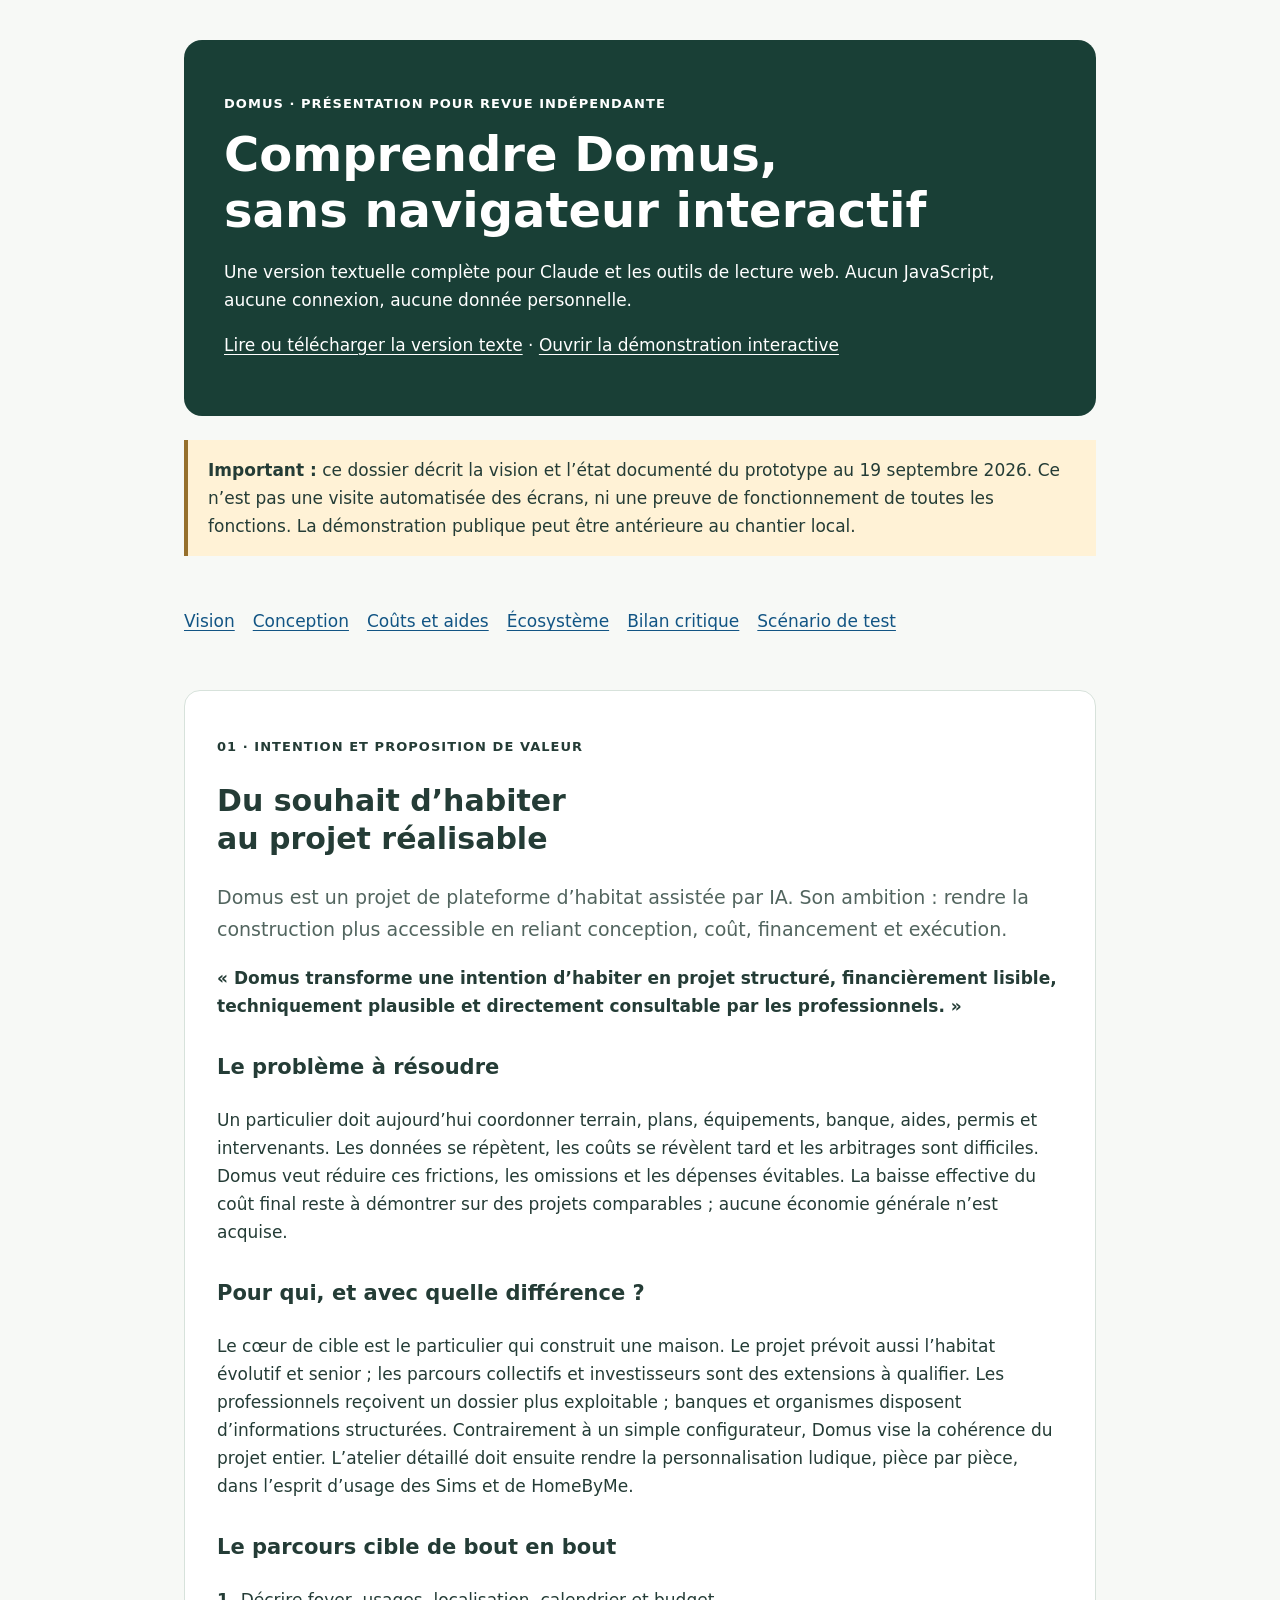
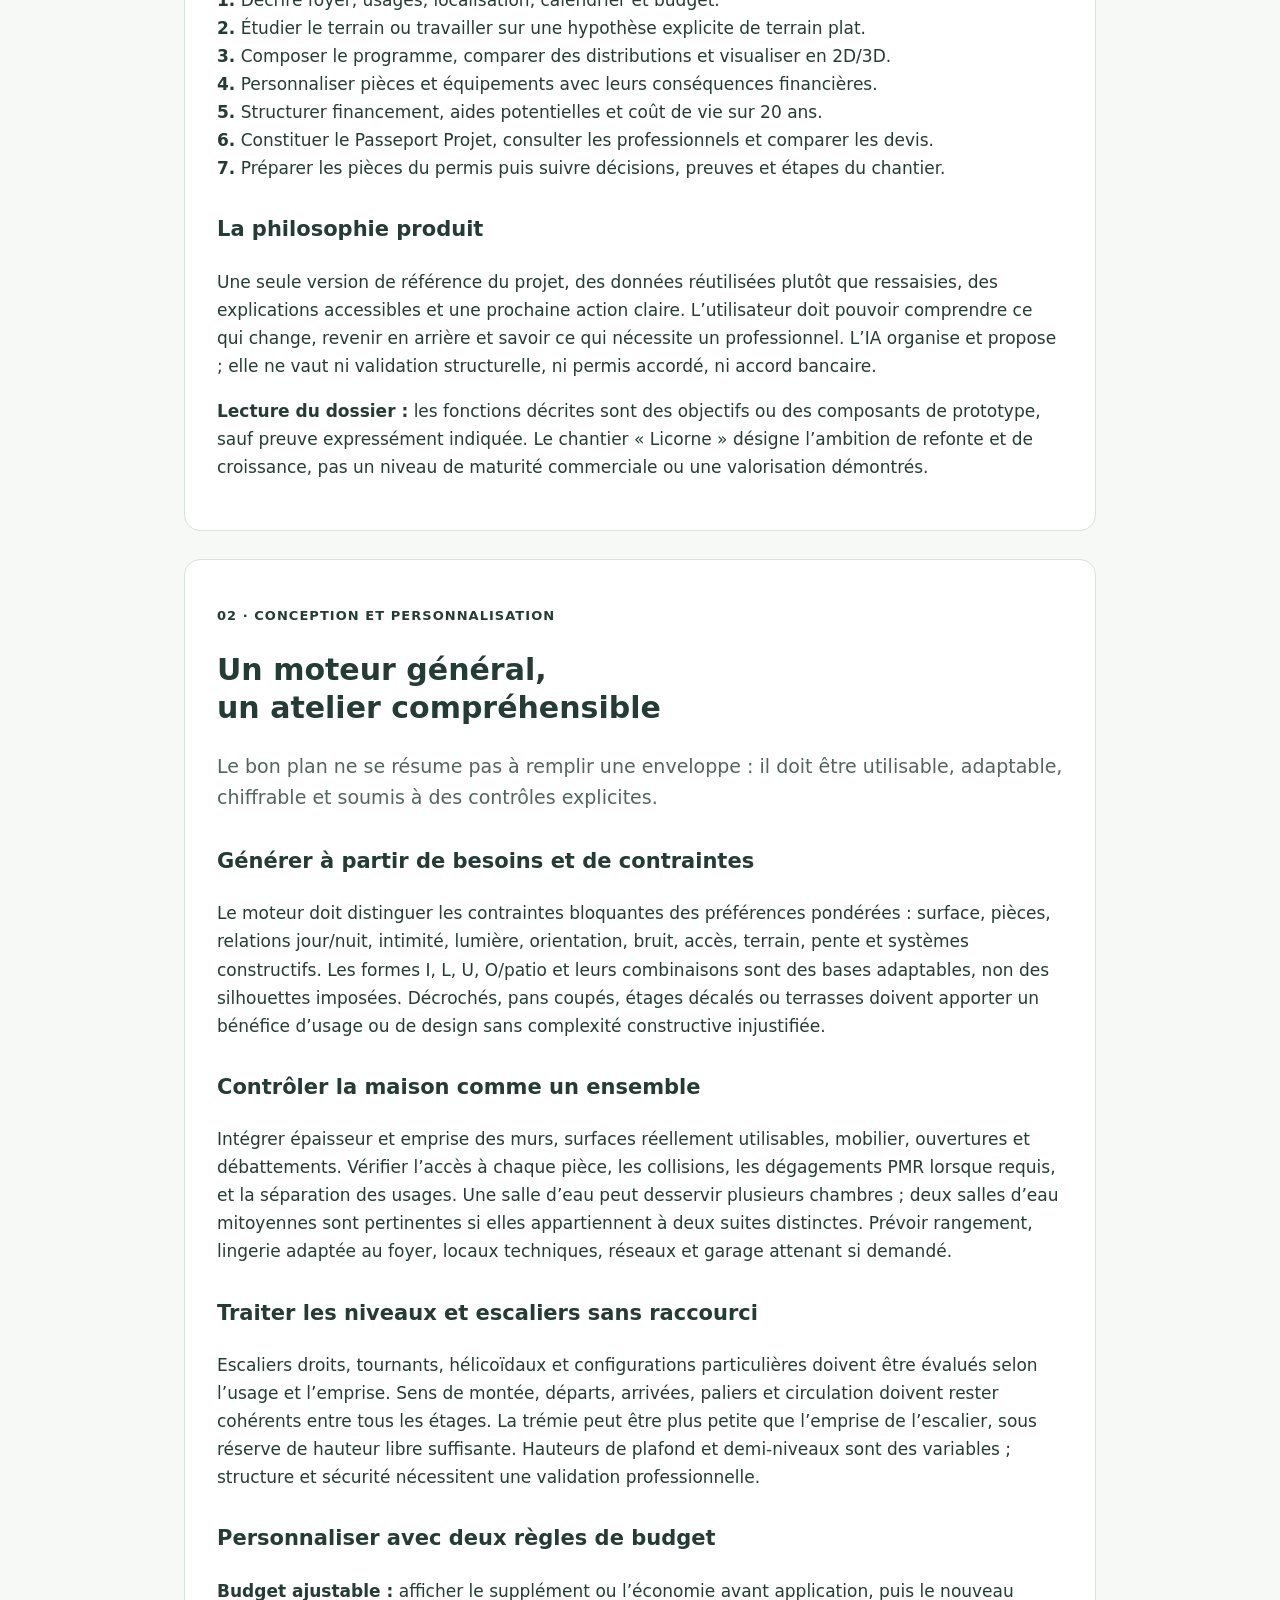
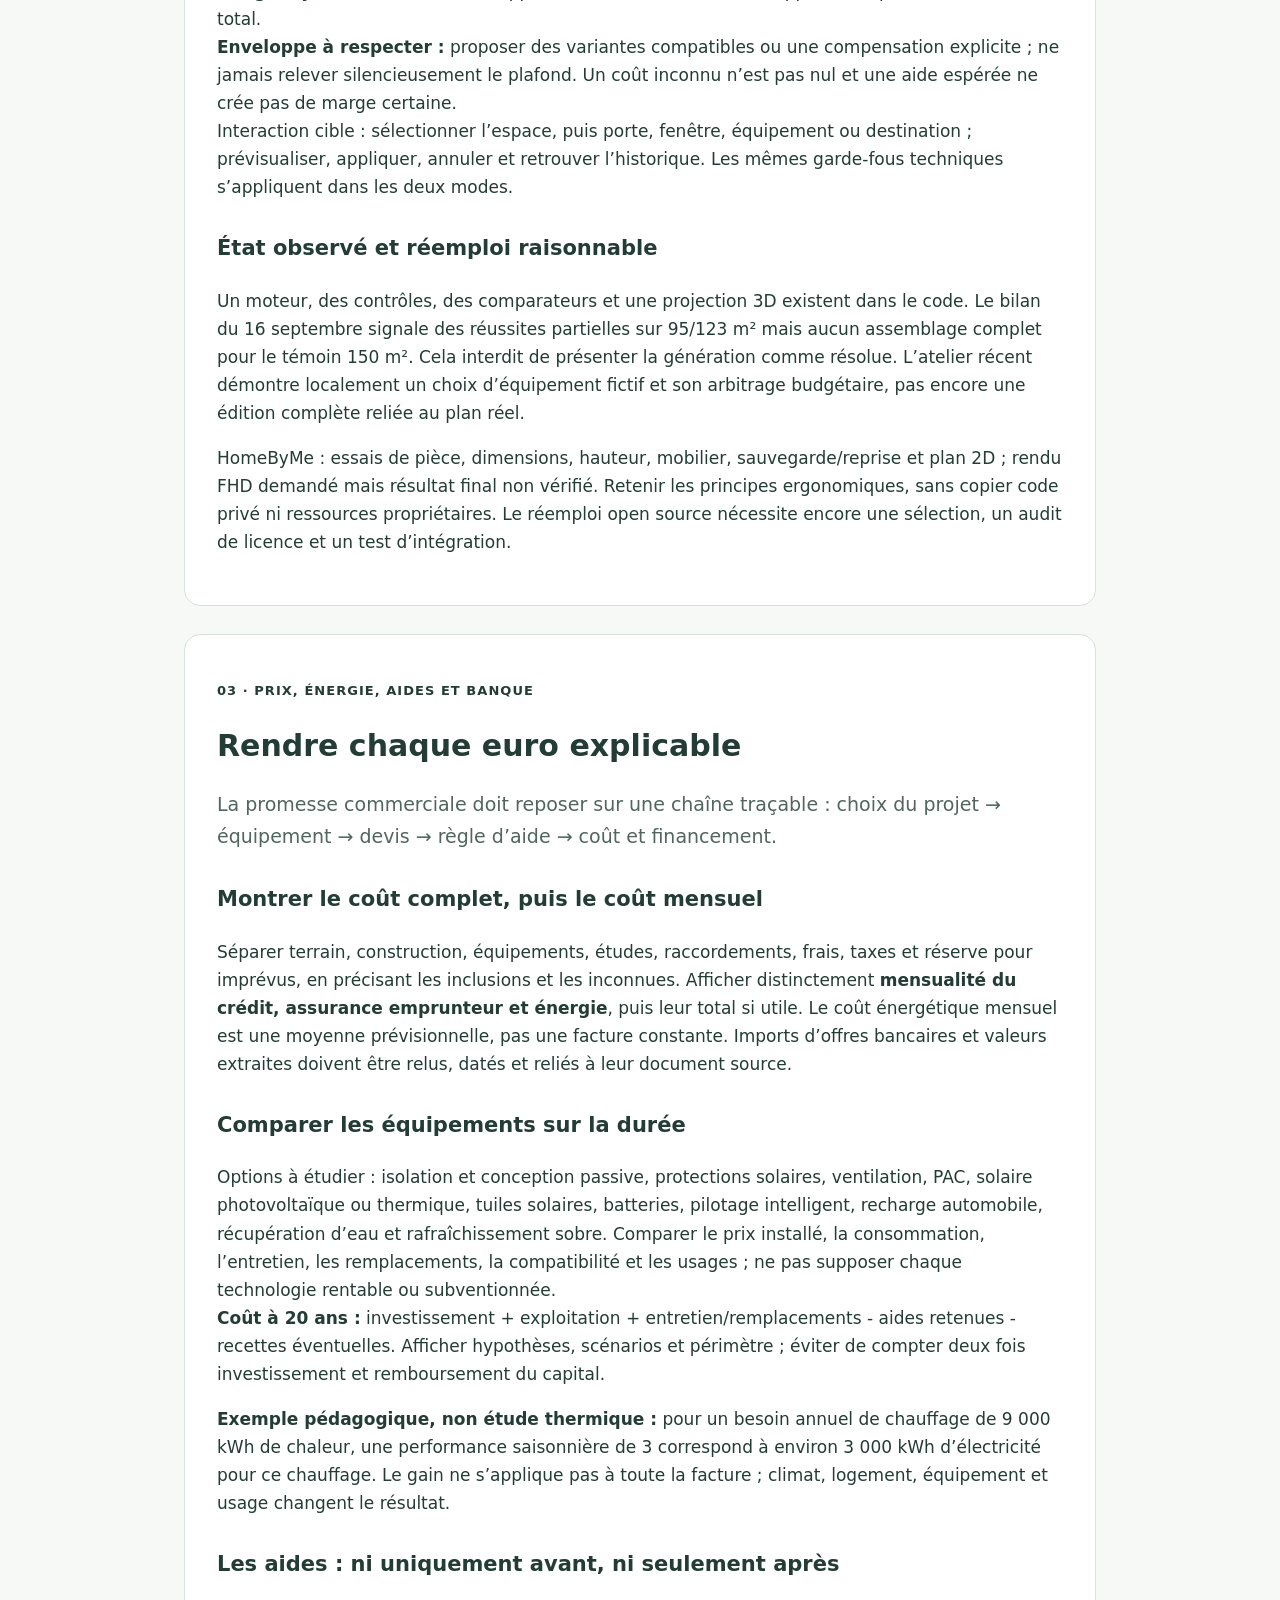
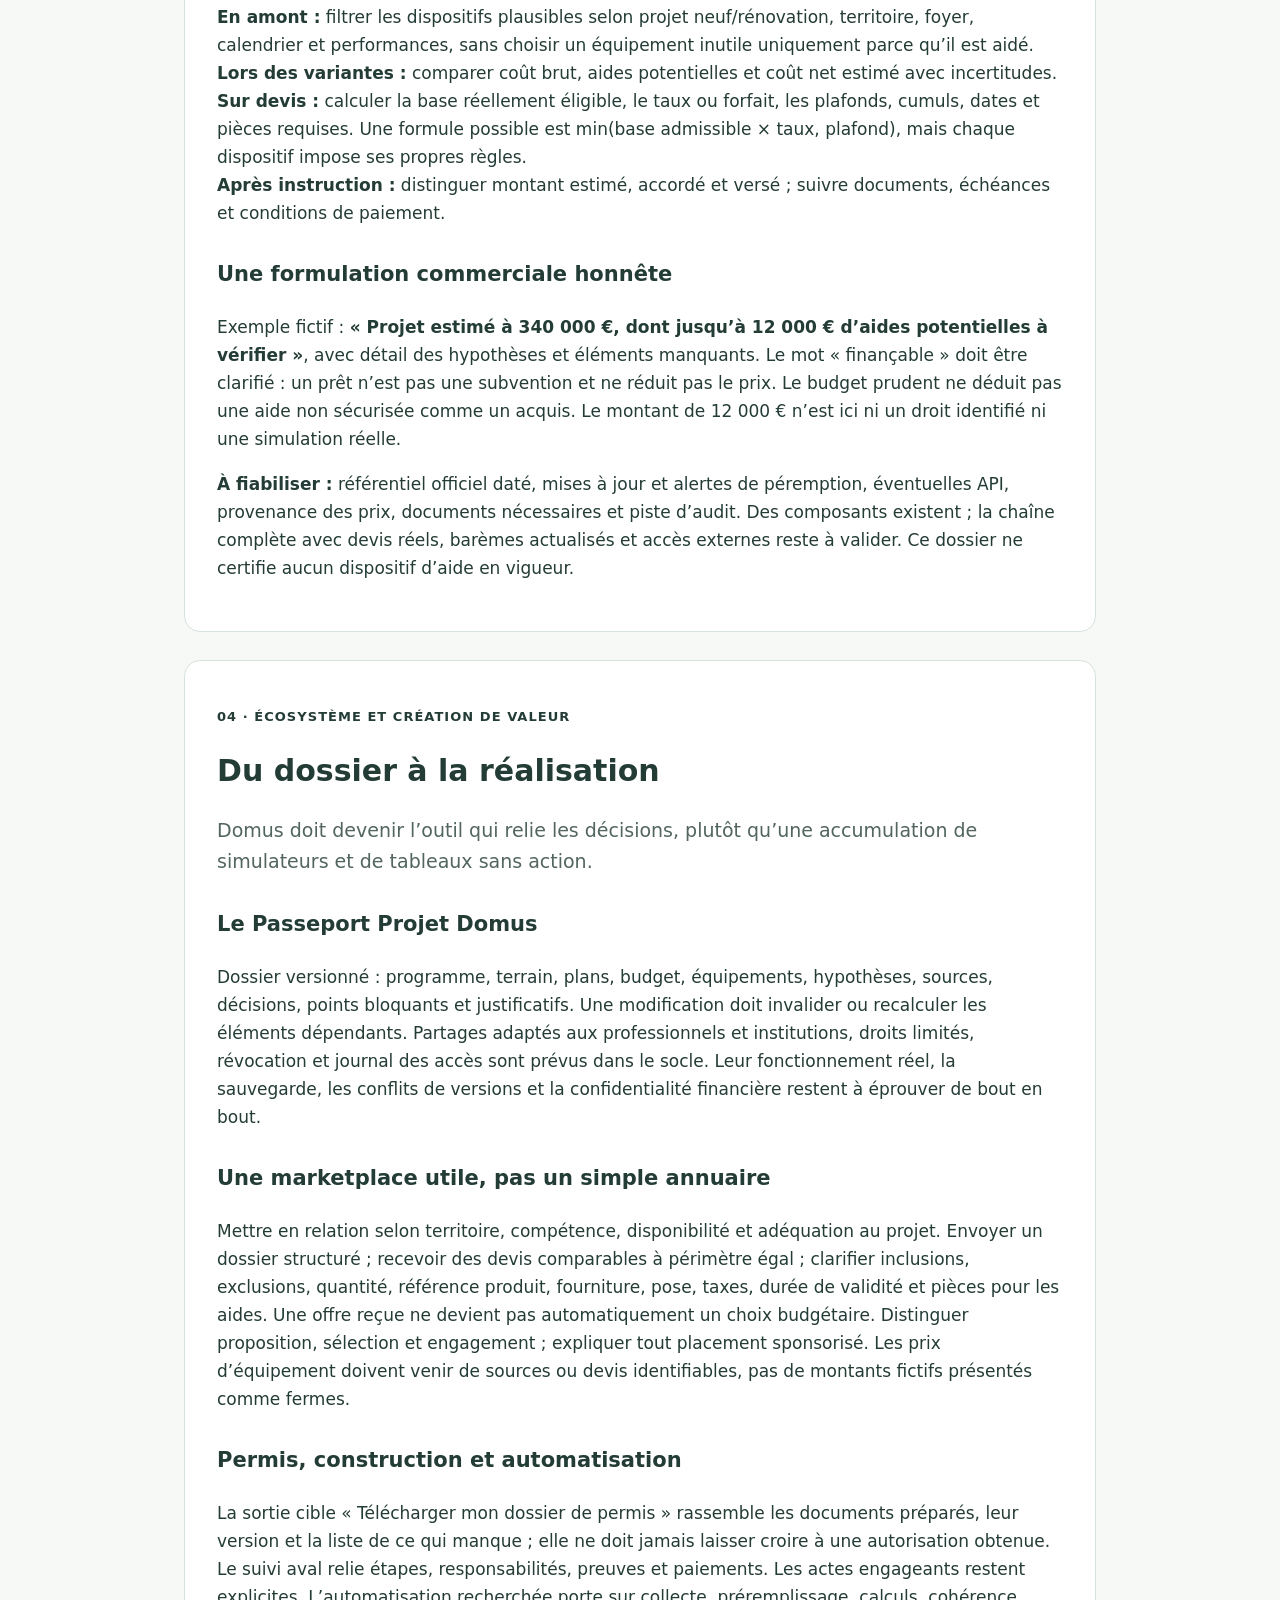
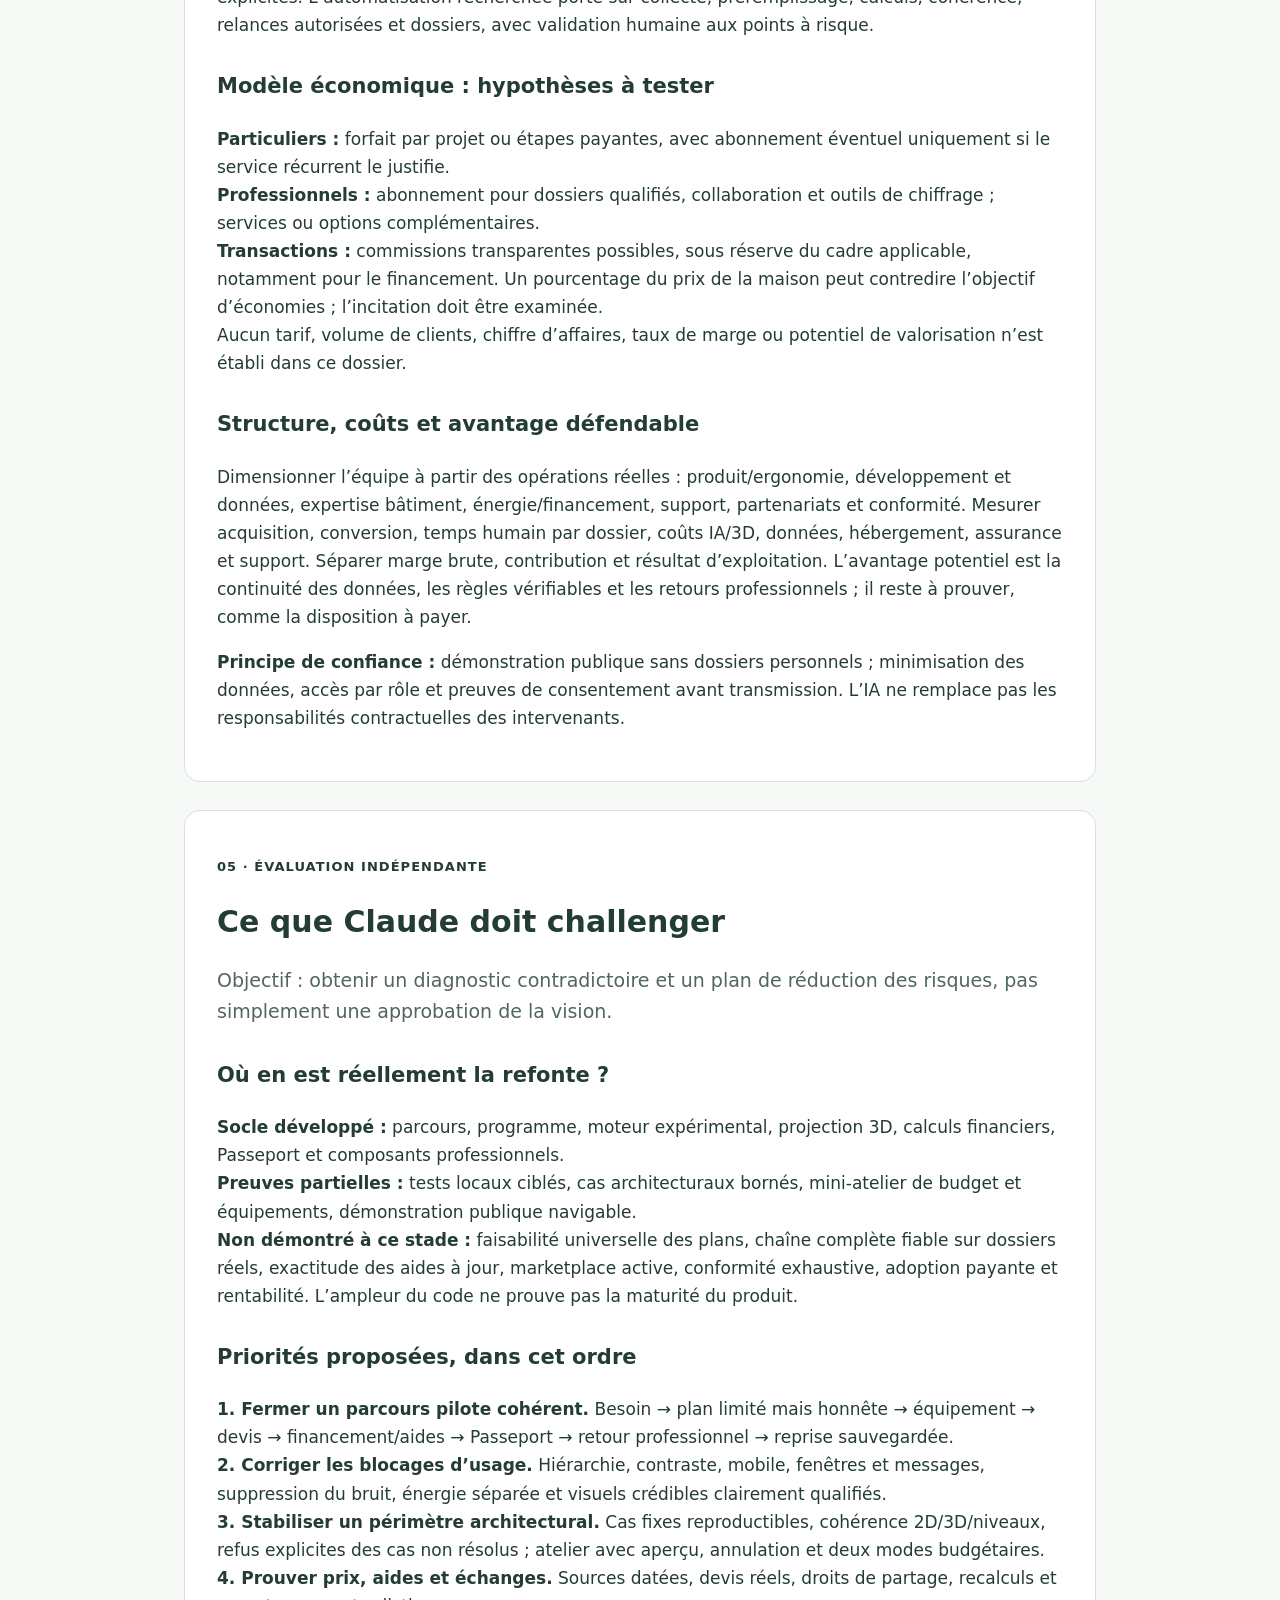
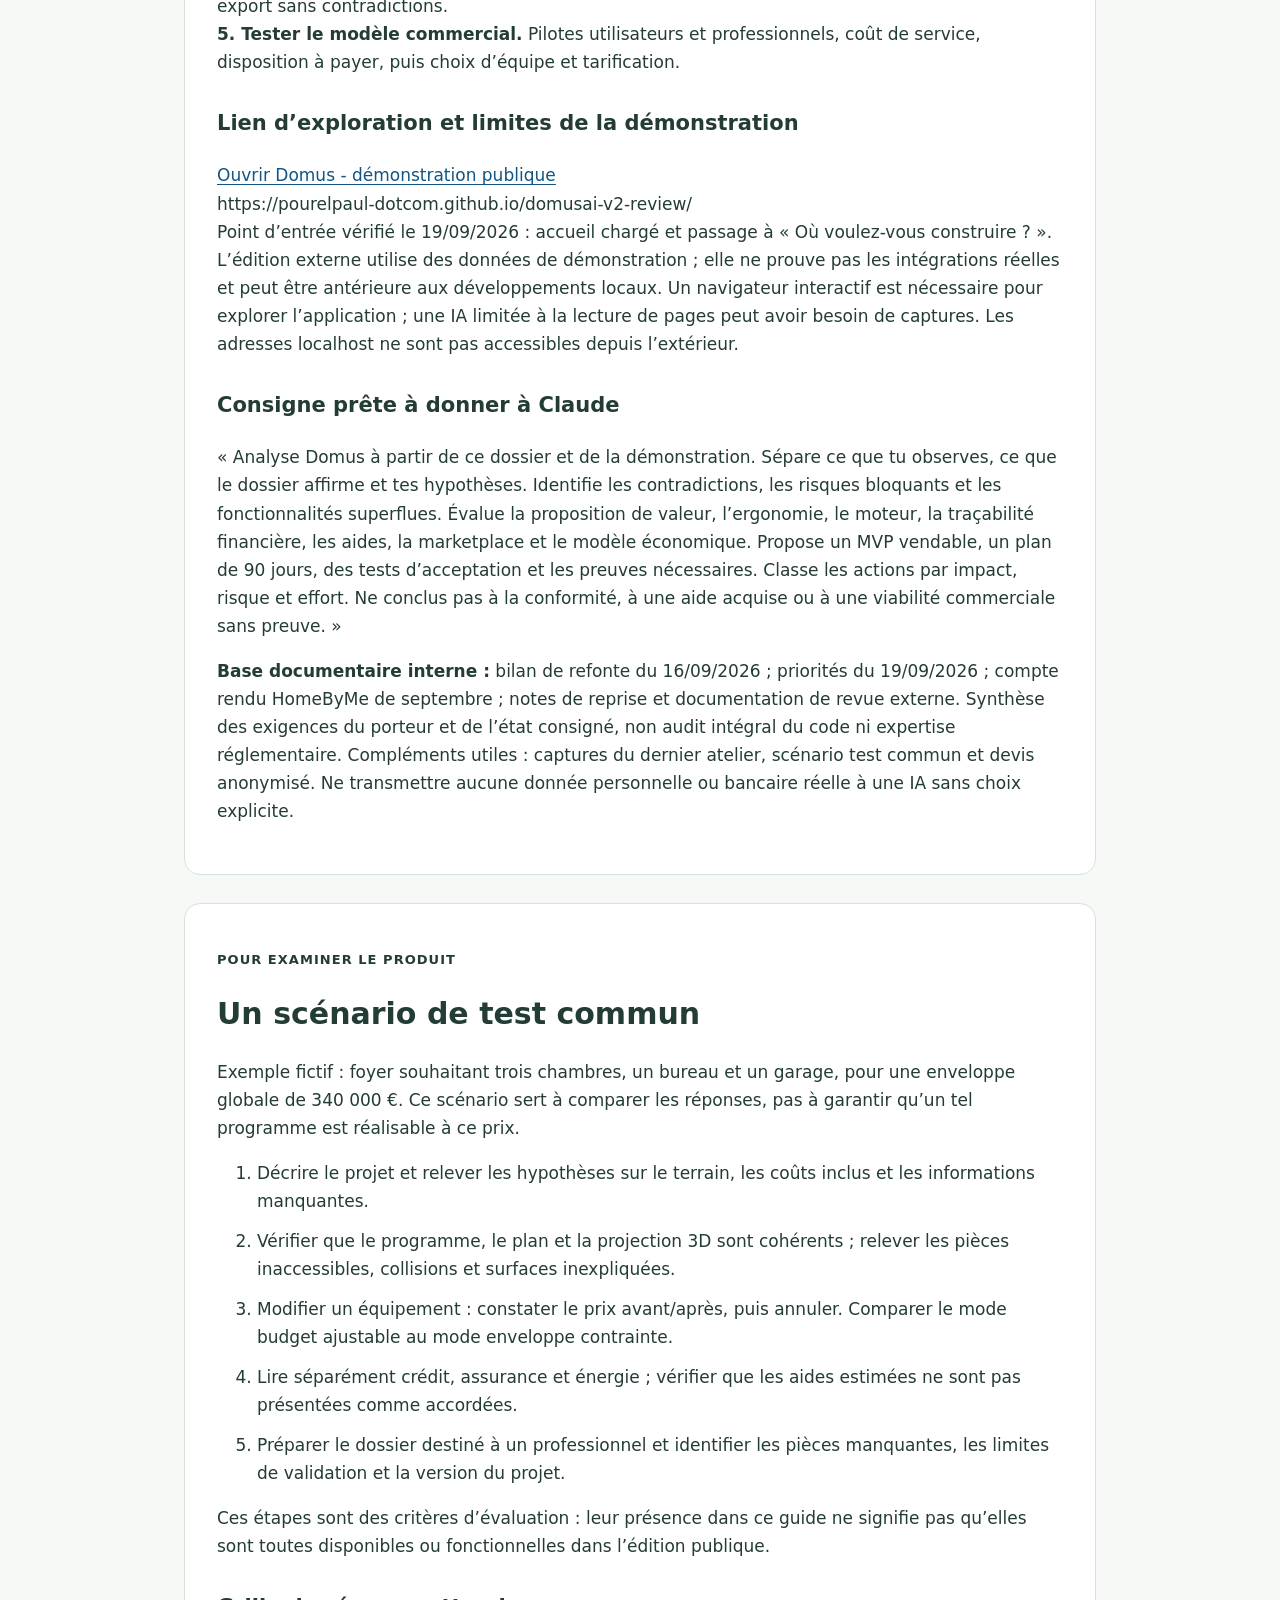
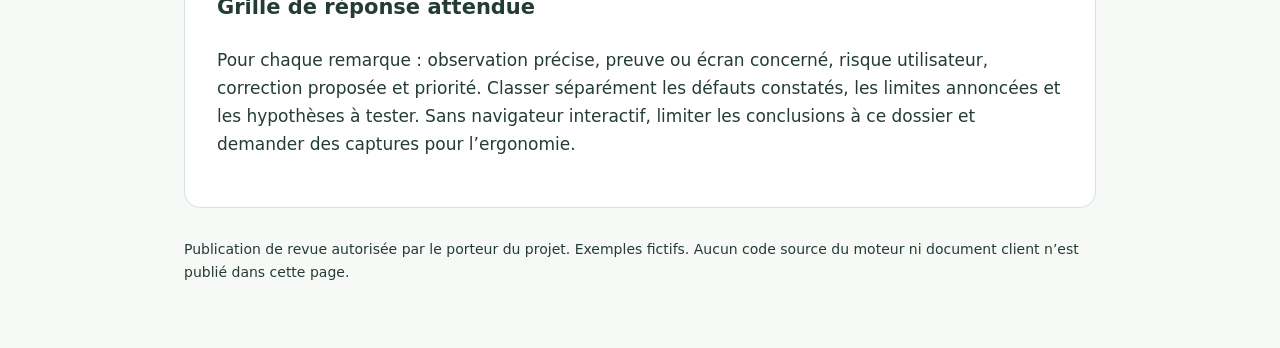
<file: dossier-claude.html>
<!doctype html><html lang="fr"><head><meta charset="utf-8"><meta name="viewport" content="width=device-width,initial-scale=1"><meta name="robots" content="noindex,nofollow"><meta name="description" content="Dossier statique Domus : vision, parcours, moteur architectural, budget, énergie, aides, marketplace, modèle économique et limites. Lisible sans JavaScript."><title>Domus - dossier lisible sans JavaScript</title><style>
:root{color-scheme:light}*{box-sizing:border-box}body{margin:0;background:#f7f9f6;color:#243c36;font:17px/1.65 system-ui,sans-serif}main{max-width:960px;margin:auto;padding:40px 24px 64px}header{background:#193f36;color:white;padding:40px;border-radius:18px}h1{font-size:clamp(30px,5vw,48px);line-height:1.15;margin:12px 0 20px}h2{font-size:30px;line-height:1.25}h3{font-size:21px;margin-top:30px}section{background:white;border:1px solid #d7e2db;border-radius:16px;padding:32px;margin-top:28px;scroll-margin-top:16px}.eyebrow{font-size:13px;font-weight:700;text-transform:uppercase;letter-spacing:.08em}.intro{color:#52655f;font-size:19px}a{color:#125584;text-underline-offset:3px}header a{color:white}nav{padding:22px 0}nav a{display:inline-block;margin:5px 18px 5px 0}.notice{background:#fff2d6;border-left:4px solid #96702c;padding:16px 20px;margin:24px 0}li{margin-bottom:12px}footer{font-size:14px;margin-top:30px}@media(max-width:600px){main{padding:16px}header,section{padding:22px}body{font-size:16px}}@media print{body{background:white}header{background:white;color:#193f36;border:1px solid}header a{color:#125584}section{break-inside:auto}nav{display:none}}
</style></head><body><main><header><p class="eyebrow">Domus · présentation pour revue indépendante</p><h1>Comprendre Domus,<br>sans navigateur interactif</h1><p>Une version textuelle complète pour Claude et les outils de lecture web. Aucun JavaScript, aucune connexion, aucune donnée personnelle.</p><p><a href="./dossier-claude.txt">Lire ou télécharger la version texte</a> · <a href="./?review=journey-start-v1">Ouvrir la démonstration interactive</a></p></header><div class="notice"><b>Important :</b> ce dossier décrit la vision et l’état documenté du prototype au 19 septembre 2026. Ce n’est pas une visite automatisée des écrans, ni une preuve de fonctionnement de toutes les fonctions. La démonstration publique peut être antérieure au chantier local.</div><nav aria-label="Sommaire"><a href="#partie-1">Vision</a><a href="#partie-2">Conception</a><a href="#partie-3">Coûts et aides</a><a href="#partie-4">Écosystème</a><a href="#partie-5">Bilan critique</a><a href="#parcours">Scénario de test</a></nav><section id="partie-1"><p class="eyebrow">01 · Intention et proposition de valeur</p><h2>Du souhait d’habiter<br/>au projet réalisable</h2><p class="intro">Domus est un projet de plateforme d’habitat assistée par IA. Son ambition : rendre la construction plus accessible en reliant conception, coût, financement et exécution.</p><p><b>« Domus transforme une intention d’habiter en projet structuré, financièrement lisible, techniquement plausible et directement consultable par les professionnels. »</b></p><h3>Le problème à résoudre</h3><p>Un particulier doit aujourd’hui coordonner terrain, plans, équipements, banque, aides, permis et intervenants. Les données se répètent, les coûts se révèlent tard et les arbitrages sont difficiles. Domus veut réduire ces frictions, les omissions et les dépenses évitables. La baisse effective du coût final reste à démontrer sur des projets comparables ; aucune économie générale n’est acquise.</p><h3>Pour qui, et avec quelle différence ?</h3><p>Le cœur de cible est le particulier qui construit une maison. Le projet prévoit aussi l’habitat évolutif et senior ; les parcours collectifs et investisseurs sont des extensions à qualifier. Les professionnels reçoivent un dossier plus exploitable ; banques et organismes disposent d’informations structurées. Contrairement à un simple configurateur, Domus vise la cohérence du projet entier. L’atelier détaillé doit ensuite rendre la personnalisation ludique, pièce par pièce, dans l’esprit d’usage des Sims et de HomeByMe.</p><h3>Le parcours cible de bout en bout</h3><p><b>1.</b> Décrire foyer, usages, localisation, calendrier et budget.<br/><b>2.</b> Étudier le terrain ou travailler sur une hypothèse explicite de terrain plat.<br/><b>3.</b> Composer le programme, comparer des distributions et visualiser en 2D/3D.<br/><b>4.</b> Personnaliser pièces et équipements avec leurs conséquences financières.<br/><b>5.</b> Structurer financement, aides potentielles et coût de vie sur 20 ans.<br/><b>6.</b> Constituer le Passeport Projet, consulter les professionnels et comparer les devis.<br/><b>7.</b> Préparer les pièces du permis puis suivre décisions, preuves et étapes du chantier.</p><h3>La philosophie produit</h3><p>Une seule version de référence du projet, des données réutilisées plutôt que ressaisies, des explications accessibles et une prochaine action claire. L’utilisateur doit pouvoir comprendre ce qui change, revenir en arrière et savoir ce qui nécessite un professionnel. L’IA organise et propose ; elle ne vaut ni validation structurelle, ni permis accordé, ni accord bancaire.</p><p><b>Lecture du dossier :</b> les fonctions décrites sont des objectifs ou des composants de prototype, sauf preuve expressément indiquée. Le chantier « Licorne » désigne l’ambition de refonte et de croissance, pas un niveau de maturité commerciale ou une valorisation démontrés.</p></section><section id="partie-2"><p class="eyebrow">02 · Conception et personnalisation</p><h2>Un moteur général,<br/>un atelier compréhensible</h2><p class="intro">Le bon plan ne se résume pas à remplir une enveloppe : il doit être utilisable, adaptable, chiffrable et soumis à des contrôles explicites.</p><h3>Générer à partir de besoins et de contraintes</h3><p>Le moteur doit distinguer les contraintes bloquantes des préférences pondérées : surface, pièces, relations jour/nuit, intimité, lumière, orientation, bruit, accès, terrain, pente et systèmes constructifs. Les formes I, L, U, O/patio et leurs combinaisons sont des bases adaptables, non des silhouettes imposées. Décrochés, pans coupés, étages décalés ou terrasses doivent apporter un bénéfice d’usage ou de design sans complexité constructive injustifiée.</p><h3>Contrôler la maison comme un ensemble</h3><p>Intégrer épaisseur et emprise des murs, surfaces réellement utilisables, mobilier, ouvertures et débattements. Vérifier l’accès à chaque pièce, les collisions, les dégagements PMR lorsque requis, et la séparation des usages. Une salle d’eau peut desservir plusieurs chambres ; deux salles d’eau mitoyennes sont pertinentes si elles appartiennent à deux suites distinctes. Prévoir rangement, lingerie adaptée au foyer, locaux techniques, réseaux et garage attenant si demandé.</p><h3>Traiter les niveaux et escaliers sans raccourci</h3><p>Escaliers droits, tournants, hélicoïdaux et configurations particulières doivent être évalués selon l’usage et l’emprise. Sens de montée, départs, arrivées, paliers et circulation doivent rester cohérents entre tous les étages. La trémie peut être plus petite que l’emprise de l’escalier, sous réserve de hauteur libre suffisante. Hauteurs de plafond et demi-niveaux sont des variables ; structure et sécurité nécessitent une validation professionnelle.</p><h3>Personnaliser avec deux règles de budget</h3><p><b>Budget ajustable :</b> afficher le supplément ou l’économie avant application, puis le nouveau total.<br/><b>Enveloppe à respecter :</b> proposer des variantes compatibles ou une compensation explicite ; ne jamais relever silencieusement le plafond. Un coût inconnu n’est pas nul et une aide espérée ne crée pas de marge certaine.<br/>Interaction cible : sélectionner l’espace, puis porte, fenêtre, équipement ou destination ; prévisualiser, appliquer, annuler et retrouver l’historique. Les mêmes garde-fous techniques s’appliquent dans les deux modes.</p><h3>État observé et réemploi raisonnable</h3><p>Un moteur, des contrôles, des comparateurs et une projection 3D existent dans le code. Le bilan du 16 septembre signale des réussites partielles sur 95/123 m² mais aucun assemblage complet pour le témoin 150 m². Cela interdit de présenter la génération comme résolue. L’atelier récent démontre localement un choix d’équipement fictif et son arbitrage budgétaire, pas encore une édition complète reliée au plan réel.</p><p>HomeByMe : essais de pièce, dimensions, hauteur, mobilier, sauvegarde/reprise et plan 2D ; rendu FHD demandé mais résultat final non vérifié. Retenir les principes ergonomiques, sans copier code privé ni ressources propriétaires. Le réemploi open source nécessite encore une sélection, un audit de licence et un test d’intégration.</p></section><section id="partie-3"><p class="eyebrow">03 · Prix, énergie, aides et banque</p><h2>Rendre chaque euro explicable</h2><p class="intro">La promesse commerciale doit reposer sur une chaîne traçable : choix du projet → équipement → devis → règle d’aide → coût et financement.</p><h3>Montrer le coût complet, puis le coût mensuel</h3><p>Séparer terrain, construction, équipements, études, raccordements, frais, taxes et réserve pour imprévus, en précisant les inclusions et les inconnues. Afficher distinctement <b>mensualité du crédit, assurance emprunteur et énergie</b>, puis leur total si utile. Le coût énergétique mensuel est une moyenne prévisionnelle, pas une facture constante. Imports d’offres bancaires et valeurs extraites doivent être relus, datés et reliés à leur document source.</p><h3>Comparer les équipements sur la durée</h3><p>Options à étudier : isolation et conception passive, protections solaires, ventilation, PAC, solaire photovoltaïque ou thermique, tuiles solaires, batteries, pilotage intelligent, recharge automobile, récupération d’eau et rafraîchissement sobre. Comparer le prix installé, la consommation, l’entretien, les remplacements, la compatibilité et les usages ; ne pas supposer chaque technologie rentable ou subventionnée.<br/><b>Coût à 20 ans :</b> investissement + exploitation + entretien/remplacements - aides retenues - recettes éventuelles. Afficher hypothèses, scénarios et périmètre ; éviter de compter deux fois investissement et remboursement du capital.</p><p><b>Exemple pédagogique, non étude thermique :</b> pour un besoin annuel de chauffage de 9 000 kWh de chaleur, une performance saisonnière de 3 correspond à environ 3 000 kWh d’électricité pour ce chauffage. Le gain ne s’applique pas à toute la facture ; climat, logement, équipement et usage changent le résultat.</p><h3>Les aides : ni uniquement avant, ni seulement après</h3><p><b>En amont :</b> filtrer les dispositifs plausibles selon projet neuf/rénovation, territoire, foyer, calendrier et performances, sans choisir un équipement inutile uniquement parce qu’il est aidé.<br/><b>Lors des variantes :</b> comparer coût brut, aides potentielles et coût net estimé avec incertitudes.<br/><b>Sur devis :</b> calculer la base réellement éligible, le taux ou forfait, les plafonds, cumuls, dates et pièces requises. Une formule possible est min(base admissible × taux, plafond), mais chaque dispositif impose ses propres règles.<br/><b>Après instruction :</b> distinguer montant estimé, accordé et versé ; suivre documents, échéances et conditions de paiement.</p><h3>Une formulation commerciale honnête</h3><p>Exemple fictif : <b>« Projet estimé à 340 000 €, dont jusqu’à 12 000 € d’aides potentielles à vérifier »</b>, avec détail des hypothèses et éléments manquants. Le mot « finançable » doit être clarifié : un prêt n’est pas une subvention et ne réduit pas le prix. Le budget prudent ne déduit pas une aide non sécurisée comme un acquis. Le montant de 12 000 € n’est ici ni un droit identifié ni une simulation réelle.</p><p><b>À fiabiliser :</b> référentiel officiel daté, mises à jour et alertes de péremption, éventuelles API, provenance des prix, documents nécessaires et piste d’audit. Des composants existent ; la chaîne complète avec devis réels, barèmes actualisés et accès externes reste à valider. Ce dossier ne certifie aucun dispositif d’aide en vigueur.</p></section><section id="partie-4"><p class="eyebrow">04 · Écosystème et création de valeur</p><h2>Du dossier à la réalisation</h2><p class="intro">Domus doit devenir l’outil qui relie les décisions, plutôt qu’une accumulation de simulateurs et de tableaux sans action.</p><h3>Le Passeport Projet Domus</h3><p>Dossier versionné : programme, terrain, plans, budget, équipements, hypothèses, sources, décisions, points bloquants et justificatifs. Une modification doit invalider ou recalculer les éléments dépendants. Partages adaptés aux professionnels et institutions, droits limités, révocation et journal des accès sont prévus dans le socle. Leur fonctionnement réel, la sauvegarde, les conflits de versions et la confidentialité financière restent à éprouver de bout en bout.</p><h3>Une marketplace utile, pas un simple annuaire</h3><p>Mettre en relation selon territoire, compétence, disponibilité et adéquation au projet. Envoyer un dossier structuré ; recevoir des devis comparables à périmètre égal ; clarifier inclusions, exclusions, quantité, référence produit, fourniture, pose, taxes, durée de validité et pièces pour les aides. Une offre reçue ne devient pas automatiquement un choix budgétaire. Distinguer proposition, sélection et engagement ; expliquer tout placement sponsorisé. Les prix d’équipement doivent venir de sources ou devis identifiables, pas de montants fictifs présentés comme fermes.</p><h3>Permis, construction et automatisation</h3><p>La sortie cible « Télécharger mon dossier de permis » rassemble les documents préparés, leur version et la liste de ce qui manque ; elle ne doit jamais laisser croire à une autorisation obtenue. Le suivi aval relie étapes, responsabilités, preuves et paiements. Les actes engageants restent explicites. L’automatisation recherchée porte sur collecte, préremplissage, calculs, cohérence, relances autorisées et dossiers, avec validation humaine aux points à risque.</p><h3>Modèle économique : hypothèses à tester</h3><p><b>Particuliers :</b> forfait par projet ou étapes payantes, avec abonnement éventuel uniquement si le service récurrent le justifie.<br/><b>Professionnels :</b> abonnement pour dossiers qualifiés, collaboration et outils de chiffrage ; services ou options complémentaires.<br/><b>Transactions :</b> commissions transparentes possibles, sous réserve du cadre applicable, notamment pour le financement. Un pourcentage du prix de la maison peut contredire l’objectif d’économies ; l’incitation doit être examinée.<br/>Aucun tarif, volume de clients, chiffre d’affaires, taux de marge ou potentiel de valorisation n’est établi dans ce dossier.</p><h3>Structure, coûts et avantage défendable</h3><p>Dimensionner l’équipe à partir des opérations réelles : produit/ergonomie, développement et données, expertise bâtiment, énergie/financement, support, partenariats et conformité. Mesurer acquisition, conversion, temps humain par dossier, coûts IA/3D, données, hébergement, assurance et support. Séparer marge brute, contribution et résultat d’exploitation. L’avantage potentiel est la continuité des données, les règles vérifiables et les retours professionnels ; il reste à prouver, comme la disposition à payer.</p><p><b>Principe de confiance :</b> démonstration publique sans dossiers personnels ; minimisation des données, accès par rôle et preuves de consentement avant transmission. L’IA ne remplace pas les responsabilités contractuelles des intervenants.</p></section><section id="partie-5"><p class="eyebrow">05 · Évaluation indépendante</p><h2>Ce que Claude doit challenger</h2><p class="intro">Objectif : obtenir un diagnostic contradictoire et un plan de réduction des risques, pas simplement une approbation de la vision.</p><h3>Où en est réellement la refonte ?</h3><p><b>Socle développé :</b> parcours, programme, moteur expérimental, projection 3D, calculs financiers, Passeport et composants professionnels.<br/><b>Preuves partielles :</b> tests locaux ciblés, cas architecturaux bornés, mini-atelier de budget et équipements, démonstration publique navigable.<br/><b>Non démontré à ce stade :</b> faisabilité universelle des plans, chaîne complète fiable sur dossiers réels, exactitude des aides à jour, marketplace active, conformité exhaustive, adoption payante et rentabilité. L’ampleur du code ne prouve pas la maturité du produit.</p><h3>Priorités proposées, dans cet ordre</h3><p><b>1. Fermer un parcours pilote cohérent.</b> Besoin → plan limité mais honnête → équipement → devis → financement/aides → Passeport → retour professionnel → reprise sauvegardée.<br/><b>2. Corriger les blocages d’usage.</b> Hiérarchie, contraste, mobile, fenêtres et messages, suppression du bruit, énergie séparée et visuels crédibles clairement qualifiés.<br/><b>3. Stabiliser un périmètre architectural.</b> Cas fixes reproductibles, cohérence 2D/3D/niveaux, refus explicites des cas non résolus ; atelier avec aperçu, annulation et deux modes budgétaires.<br/><b>4. Prouver prix, aides et échanges.</b> Sources datées, devis réels, droits de partage, recalculs et export sans contradictions.<br/><b>5. Tester le modèle commercial.</b> Pilotes utilisateurs et professionnels, coût de service, disposition à payer, puis choix d’équipe et tarification.</p><h3>Lien d’exploration et limites de la démonstration</h3><p><a href="https://pourelpaul-dotcom.github.io/domusai-v2-review/?review=journey-start-v1"><u>Ouvrir Domus - démonstration publique</u></a><br/>https://pourelpaul-dotcom.github.io/domusai-v2-review/<br/>Point d’entrée vérifié le 19/09/2026 : accueil chargé et passage à « Où voulez-vous construire ? ». L’édition externe utilise des données de démonstration ; elle ne prouve pas les intégrations réelles et peut être antérieure aux développements locaux. Un navigateur interactif est nécessaire pour explorer l’application ; une IA limitée à la lecture de pages peut avoir besoin de captures. Les adresses localhost ne sont pas accessibles depuis l’extérieur.</p><h3>Consigne prête à donner à Claude</h3><p>« Analyse Domus à partir de ce dossier et de la démonstration. Sépare ce que tu observes, ce que le dossier affirme et tes hypothèses. Identifie les contradictions, les risques bloquants et les fonctionnalités superflues. Évalue la proposition de valeur, l’ergonomie, le moteur, la traçabilité financière, les aides, la marketplace et le modèle économique. Propose un MVP vendable, un plan de 90 jours, des tests d’acceptation et les preuves nécessaires. Classe les actions par impact, risque et effort. Ne conclus pas à la conformité, à une aide acquise ou à une viabilité commerciale sans preuve. »</p><p><b>Base documentaire interne :</b> bilan de refonte du 16/09/2026 ; priorités du 19/09/2026 ; compte rendu HomeByMe de septembre ; notes de reprise et documentation de revue externe. Synthèse des exigences du porteur et de l’état consigné, non audit intégral du code ni expertise réglementaire. Compléments utiles : captures du dernier atelier, scénario test commun et devis anonymisé. Ne transmettre aucune donnée personnelle ou bancaire réelle à une IA sans choix explicite.</p></section><section id="parcours"><p class="eyebrow">Pour examiner le produit</p><h2>Un scénario de test commun</h2>
<p>Exemple fictif : foyer souhaitant trois chambres, un bureau et un garage, pour une enveloppe globale de 340 000 €. Ce scénario sert à comparer les réponses, pas à garantir qu’un tel programme est réalisable à ce prix.</p>
<ol><li>Décrire le projet et relever les hypothèses sur le terrain, les coûts inclus et les informations manquantes.</li><li>Vérifier que le programme, le plan et la projection 3D sont cohérents ; relever les pièces inaccessibles, collisions et surfaces inexpliquées.</li><li>Modifier un équipement : constater le prix avant/après, puis annuler. Comparer le mode budget ajustable au mode enveloppe contrainte.</li><li>Lire séparément crédit, assurance et énergie ; vérifier que les aides estimées ne sont pas présentées comme accordées.</li><li>Préparer le dossier destiné à un professionnel et identifier les pièces manquantes, les limites de validation et la version du projet.</li></ol>
<p>Ces étapes sont des critères d’évaluation : leur présence dans ce guide ne signifie pas qu’elles sont toutes disponibles ou fonctionnelles dans l’édition publique.</p>
<h3>Grille de réponse attendue</h3><p>Pour chaque remarque : observation précise, preuve ou écran concerné, risque utilisateur, correction proposée et priorité. Classer séparément les défauts constatés, les limites annoncées et les hypothèses à tester. Sans navigateur interactif, limiter les conclusions à ce dossier et demander des captures pour l’ergonomie.</p></section><footer>Publication de revue autorisée par le porteur du projet. Exemples fictifs. Aucun code source du moteur ni document client n’est publié dans cette page.</footer></main></body></html>
</file>
